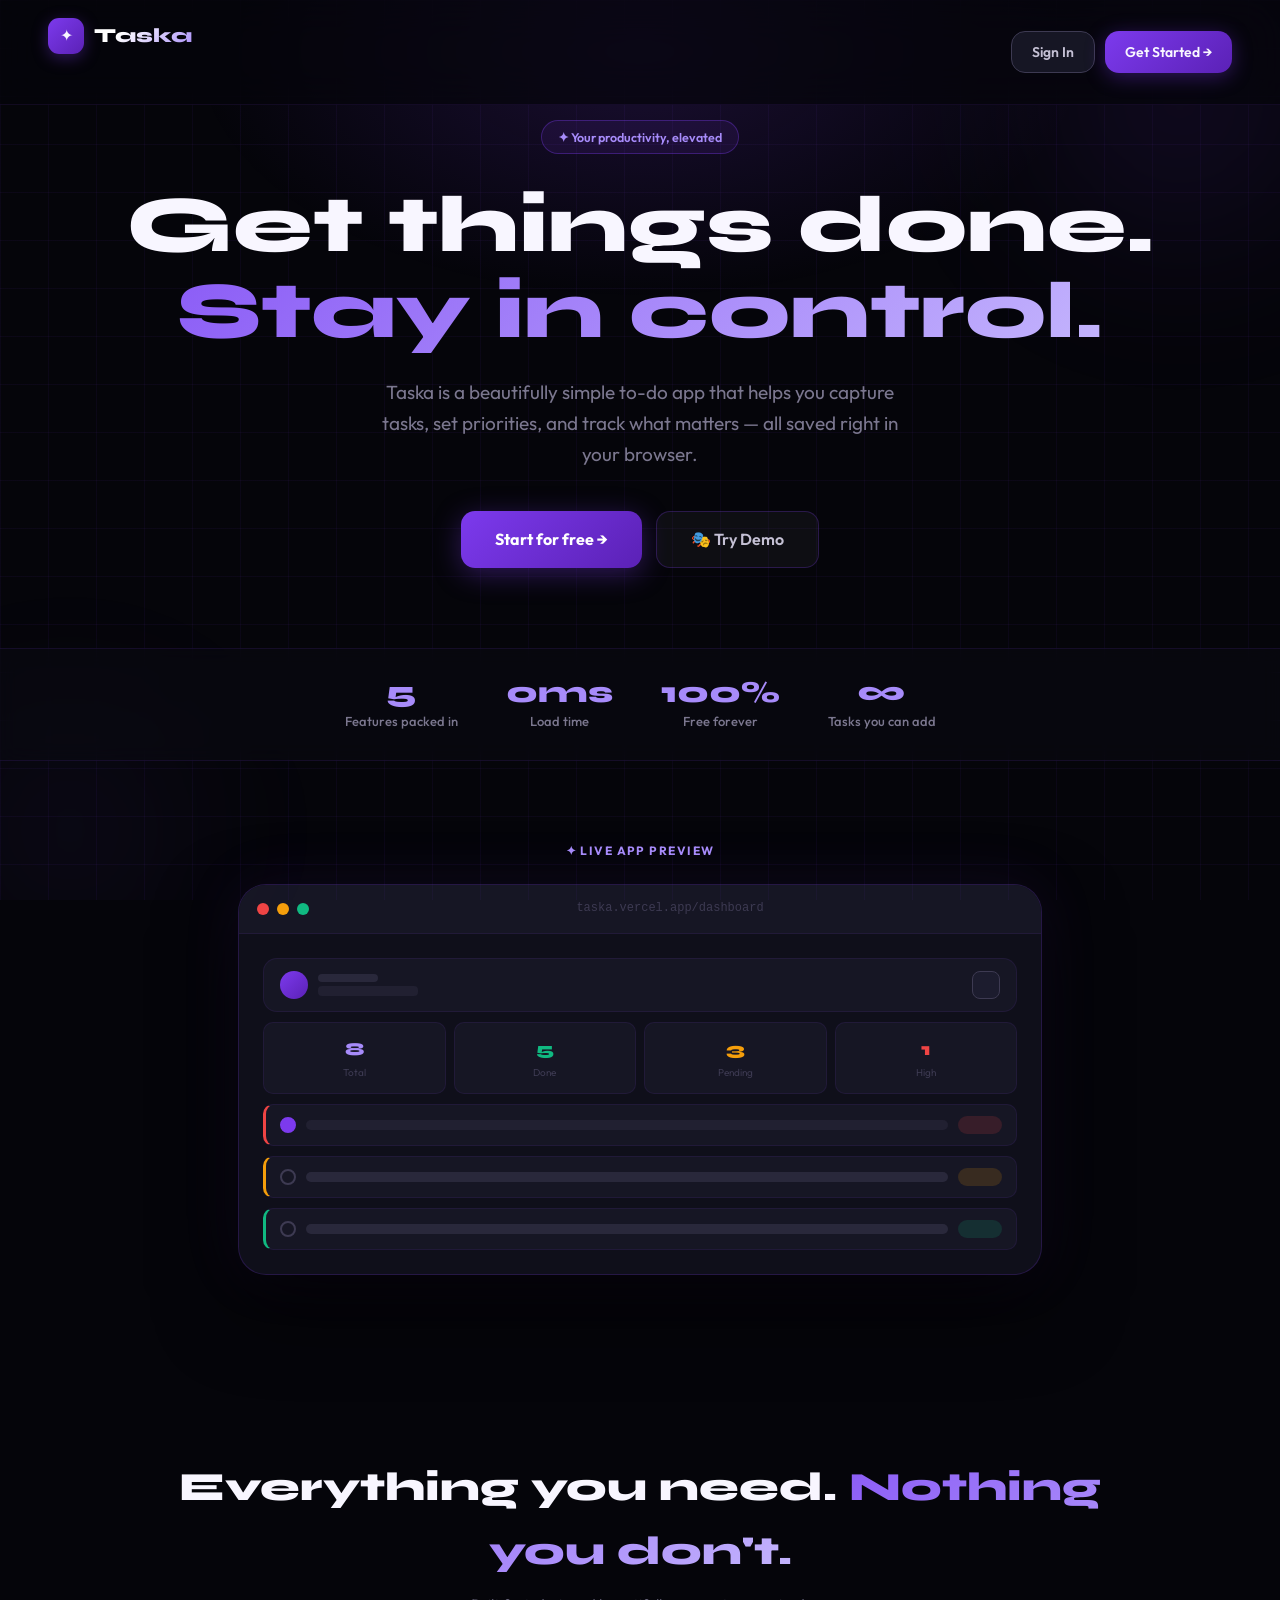
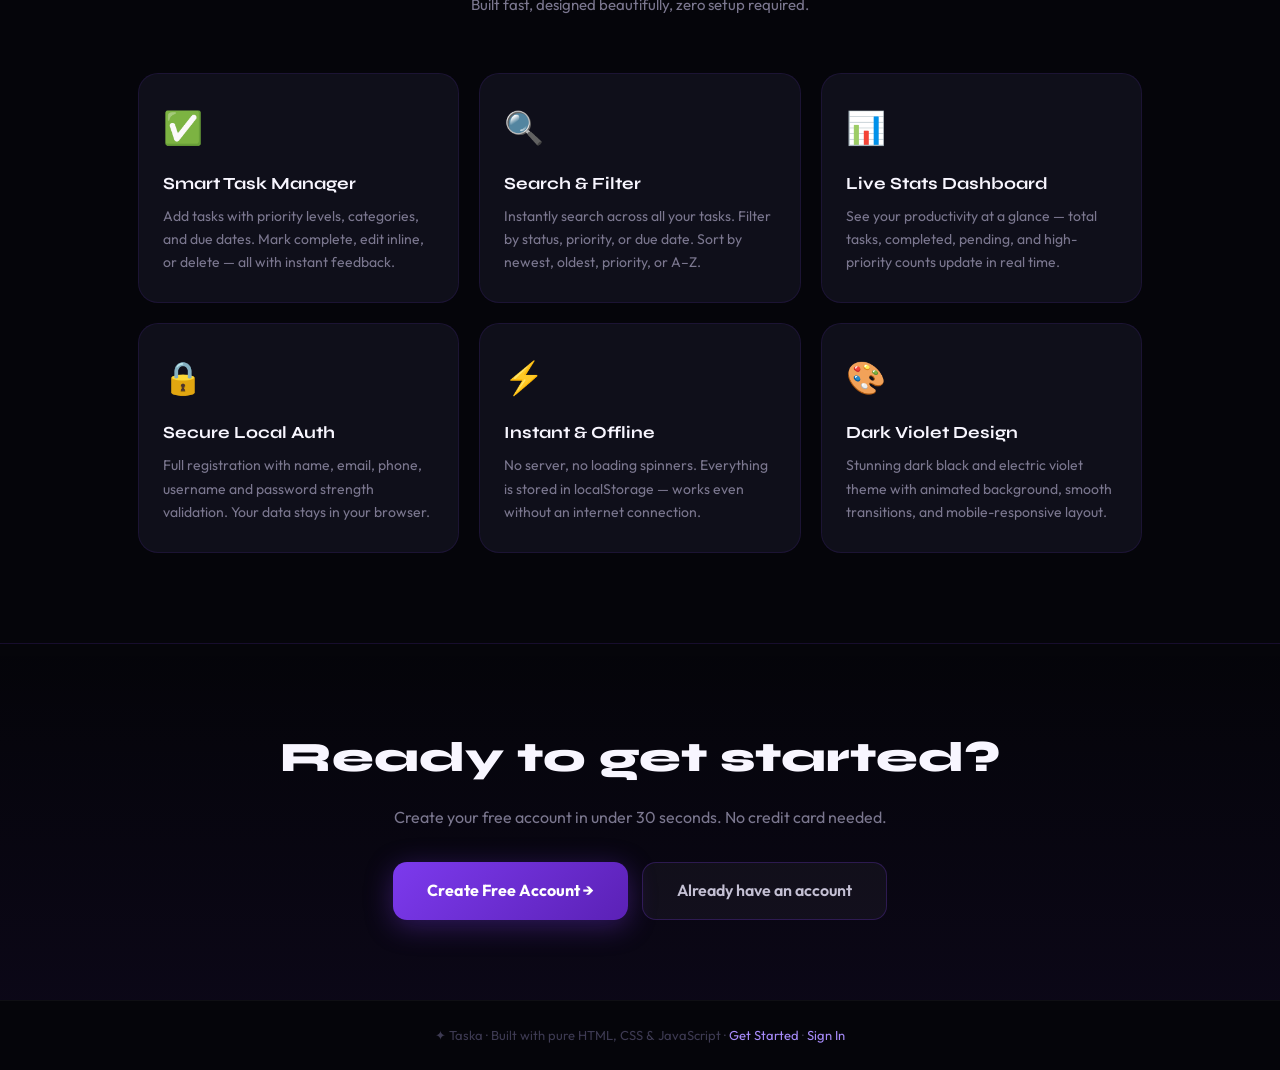
<file: index.html>
<!DOCTYPE html>
<html lang="en">
<head>
  <meta charset="UTF-8" />
  <meta name="viewport" content="width=device-width, initial-scale=1.0" />
  <title>Taska · Smart To-Do App</title>
  <link rel="stylesheet" href="style.css" />
  <style>
    /* ---- Hero specific ---- */
    .hero-page {
      min-height: 100vh;
      display: flex;
      flex-direction: column;
    }

    /* NAV */
    .nav {
      position: fixed;
      top: 0; left: 0; right: 0;
      z-index: 50;
      display: flex;
      align-items: center;
      justify-content: space-between;
      padding: 18px 48px;
      background: rgba(5,5,10,0.7);
      backdrop-filter: blur(20px);
      border-bottom: 1px solid rgba(124,58,237,0.1);
    }

    .nav-btns { display: flex; gap: 10px; }

    /* HERO */
    .hero {
      flex: 1;
      display: flex;
      flex-direction: column;
      align-items: center;
      justify-content: center;
      text-align: center;
      padding: 120px 24px 80px;
      position: relative;
      z-index: 1;
    }

    .hero-badge {
      display: inline-flex;
      align-items: center;
      gap: 8px;
      padding: 6px 16px;
      border: 1px solid rgba(124,58,237,0.35);
      border-radius: 999px;
      background: rgba(124,58,237,0.1);
      font-size: 12.5px;
      font-weight: 600;
      color: var(--violet-3);
      margin-bottom: 28px;
      animation: fadeUp 0.5s ease both;
    }

    .hero-title {
      font-family: 'Syne', sans-serif;
      font-size: clamp(42px, 7vw, 80px);
      font-weight: 800;
      line-height: 1.08;
      color: var(--white);
      margin-bottom: 22px;
      animation: fadeUp 0.55s ease 0.1s both;
    }

    .hero-title span {
      background: linear-gradient(135deg, var(--violet-2), var(--violet-4));
      -webkit-background-clip: text;
      -webkit-text-fill-color: transparent;
      background-clip: text;
    }

    .hero-sub {
      font-size: clamp(15px, 2vw, 19px);
      color: var(--grey-2);
      max-width: 520px;
      line-height: 1.65;
      margin-bottom: 40px;
      animation: fadeUp 0.55s ease 0.2s both;
    }

    .hero-cta {
      display: flex;
      gap: 14px;
      justify-content: center;
      flex-wrap: wrap;
      animation: fadeUp 0.55s ease 0.3s both;
    }

    .btn-hero-primary {
      padding: 15px 34px;
      font-size: 16px;
      background: linear-gradient(135deg, var(--violet), #5b21b6);
      box-shadow: 0 6px 28px var(--violet-glow);
      border-radius: var(--radius);
      color: white;
      font-family: 'Outfit', sans-serif;
      font-weight: 700;
      border: none;
      cursor: pointer;
      text-decoration: none;
      display: inline-flex;
      align-items: center;
      gap: 8px;
      transition: all 0.2s ease;
    }

    .btn-hero-primary:hover {
      transform: translateY(-2px);
      box-shadow: 0 10px 36px var(--violet-glow);
    }

    .btn-hero-ghost {
      padding: 15px 34px;
      font-size: 16px;
      background: rgba(255,255,255,0.04);
      border: 1px solid rgba(124,58,237,0.25);
      border-radius: var(--radius);
      color: var(--grey-1);
      font-family: 'Outfit', sans-serif;
      font-weight: 600;
      cursor: pointer;
      text-decoration: none;
      display: inline-flex;
      align-items: center;
      gap: 8px;
      transition: all 0.2s ease;
    }

    .btn-hero-ghost:hover {
      background: var(--violet-soft);
      border-color: var(--violet);
      color: var(--violet-3);
      transform: translateY(-2px);
    }

    /* STATS STRIP */
    .stats-strip {
      display: flex;
      justify-content: center;
      gap: 48px;
      padding: 28px 24px;
      border-top: 1px solid rgba(124,58,237,0.12);
      border-bottom: 1px solid rgba(124,58,237,0.12);
      background: rgba(10,10,18,0.5);
      backdrop-filter: blur(10px);
      animation: fadeUp 0.55s ease 0.45s both;
      flex-wrap: wrap;
    }

    .strip-stat { text-align: center; }

    .strip-num {
      font-family: 'Syne', sans-serif;
      font-size: 30px;
      font-weight: 800;
      color: var(--violet-3);
      line-height: 1;
      margin-bottom: 4px;
    }

    .strip-lbl { font-size: 13px; color: var(--grey-2); font-weight: 500; }

    /* FEATURES */
    .features {
      padding: 90px 48px;
      max-width: 1100px;
      margin: 0 auto;
      width: 100%;
      animation: fadeUp 0.6s ease 0.55s both;
    }

    .features-title {
      font-family: 'Syne', sans-serif;
      font-size: clamp(26px, 4vw, 40px);
      font-weight: 800;
      text-align: center;
      margin-bottom: 10px;
    }

    .features-sub {
      text-align: center;
      color: var(--grey-2);
      font-size: 15px;
      margin-bottom: 56px;
    }

    .features-grid {
      display: grid;
      grid-template-columns: repeat(3, 1fr);
      gap: 20px;
    }

    .feat-card {
      background: var(--black-3);
      border: 1px solid rgba(124,58,237,0.12);
      border-radius: var(--radius-lg);
      padding: 28px 24px;
      transition: all 0.2s ease;
      position: relative;
      overflow: hidden;
    }

    .feat-card::after {
      content: '';
      position: absolute;
      bottom: 0; left: 0; right: 0;
      height: 2px;
      background: linear-gradient(90deg, var(--violet), transparent);
      opacity: 0;
      transition: opacity 0.2s;
    }

    .feat-card:hover {
      transform: translateY(-4px);
      border-color: rgba(124,58,237,0.3);
      box-shadow: 0 12px 32px rgba(124,58,237,0.15);
    }

    .feat-card:hover::after { opacity: 1; }

    .feat-icon {
      font-size: 32px;
      margin-bottom: 16px;
      display: block;
    }

    .feat-title {
      font-family: 'Syne', sans-serif;
      font-size: 17px;
      font-weight: 700;
      margin-bottom: 8px;
    }

    .feat-desc {
      font-size: 14px;
      color: var(--grey-2);
      line-height: 1.65;
    }

    /* APP PREVIEW */
    .preview-section {
      padding: 0 48px 90px;
      max-width: 900px;
      margin: 0 auto;
      width: 100%;
    }

    .preview-label {
      text-align: center;
      font-size: 12px;
      font-weight: 700;
      letter-spacing: 0.12em;
      text-transform: uppercase;
      color: var(--violet-3);
      margin-bottom: 24px;
    }

    .preview-window {
      background: var(--black-3);
      border: 1px solid rgba(124,58,237,0.2);
      border-radius: var(--radius-xl);
      box-shadow: 0 32px 80px rgba(0,0,0,0.7), 0 0 60px rgba(124,58,237,0.1);
      overflow: hidden;
    }

    .preview-titlebar {
      display: flex;
      align-items: center;
      gap: 8px;
      padding: 14px 18px;
      background: var(--black-4);
      border-bottom: 1px solid rgba(124,58,237,0.1);
    }

    .preview-dot {
      width: 12px; height: 12px;
      border-radius: 50%;
    }

    .preview-url {
      flex: 1;
      text-align: center;
      font-size: 12px;
      color: var(--grey-3);
      font-family: monospace;
    }

    .preview-body {
      padding: 24px;
      display: flex;
      flex-direction: column;
      gap: 10px;
    }

    .preview-topbar-mini {
      display: flex;
      align-items: center;
      justify-content: space-between;
      background: var(--black-4);
      border: 1px solid rgba(124,58,237,0.1);
      border-radius: var(--radius);
      padding: 12px 16px;
    }

    .preview-avatar-mini {
      width: 28px; height: 28px;
      border-radius: 50%;
      background: linear-gradient(135deg, var(--violet), #5b21b6);
    }

    .preview-stats-mini {
      display: grid;
      grid-template-columns: repeat(4, 1fr);
      gap: 8px;
    }

    .preview-stat-mini {
      background: var(--black-4);
      border: 1px solid rgba(124,58,237,0.1);
      border-radius: 10px;
      padding: 12px;
      text-align: center;
    }

    .psm-num {
      font-family: 'Syne', sans-serif;
      font-size: 18px;
      font-weight: 800;
      color: var(--violet-3);
    }

    .psm-lbl { font-size: 10px; color: var(--grey-3); margin-top: 2px; }

    .preview-task-mini {
      display: flex;
      align-items: center;
      gap: 10px;
      background: var(--black-4);
      border: 1px solid rgba(124,58,237,0.1);
      border-radius: 10px;
      padding: 11px 14px;
    }

    .ptm-dot {
      width: 16px; height: 16px;
      border-radius: 50%;
      border: 2px solid var(--grey-3);
      flex-shrink: 0;
    }

    .ptm-dot.done {
      background: var(--violet);
      border-color: var(--violet);
    }

    .ptm-text {
      flex: 1;
      height: 10px;
      border-radius: 5px;
      background: var(--grey-3);
      opacity: 0.5;
    }

    .ptm-badge {
      height: 18px;
      width: 44px;
      border-radius: 20px;
      background: rgba(124,58,237,0.2);
    }

    /* CTA BOTTOM */
    .cta-bottom {
      text-align: center;
      padding: 80px 24px;
      background: linear-gradient(180deg, transparent, rgba(124,58,237,0.06));
      border-top: 1px solid rgba(124,58,237,0.1);
      animation: fadeUp 0.6s ease 0.6s both;
    }

    .cta-bottom h2 {
      font-family: 'Syne', sans-serif;
      font-size: clamp(26px, 4vw, 42px);
      font-weight: 800;
      margin-bottom: 14px;
    }

    .cta-bottom p {
      color: var(--grey-2);
      font-size: 16px;
      margin-bottom: 32px;
    }

    /* FOOTER */
    footer {
      text-align: center;
      padding: 24px;
      font-size: 13px;
      color: var(--grey-3);
      border-top: 1px solid rgba(255,255,255,0.04);
    }

    footer a { color: var(--violet-3); text-decoration: none; }

    @keyframes fadeUp {
      from { opacity: 0; transform: translateY(18px); }
      to   { opacity: 1; transform: translateY(0); }
    }

    @media (max-width: 768px) {
      .nav { padding: 16px 20px; }
      .features { padding: 60px 20px; }
      .features-grid { grid-template-columns: 1fr; }
      .preview-section { padding: 0 20px 60px; }
      .preview-stats-mini { grid-template-columns: repeat(2, 1fr); }
      .stats-strip { gap: 28px; }
      .cta-bottom { padding: 60px 20px; }
    }

    @media (max-width: 480px) {
      .nav-btns .btn-ghost { display: none; }
    }
  </style>
</head>
<body>

<!-- Background -->
<div class="bg-scene">
  <div class="bg-orb bg-orb-1"></div>
  <div class="bg-orb bg-orb-2"></div>
</div>

<div class="hero-page">

  <!-- ===== NAV ===== -->
  <nav class="nav">
    <div class="logo">
      <div class="logo-mark" style="width:36px;height:36px;font-size:16px">✦</div>
      <span class="logo-text">Taska</span>
    </div>
    <div class="nav-btns">
      <a href="login.html"    class="btn btn-ghost"  style="padding:9px 20px;font-size:14px">Sign In</a>
      <a href="register.html" class="btn btn-primary" style="padding:9px 20px;font-size:14px;width:auto;margin:0">Get Started →</a>
    </div>
  </nav>

  <!-- ===== HERO ===== -->
  <section class="hero">
    <div class="hero-badge">✦ Your productivity, elevated</div>

    <h1 class="hero-title">
      Get things done.<br />
      <span>Stay in control.</span>
    </h1>

    <p class="hero-sub">
      Taska is a beautifully simple to-do app that helps you capture tasks,
      set priorities, and track what matters — all saved right in your browser.
    </p>

    <div class="hero-cta">
      <a href="register.html" class="btn-hero-primary">Start for free →</a>
      <a href="login.html"    class="btn-hero-ghost">🎭 Try Demo</a>
    </div>
  </section>

  <!-- ===== STATS STRIP ===== -->
  <div class="stats-strip">
    <div class="strip-stat">
      <div class="strip-num">5</div>
      <div class="strip-lbl">Features packed in</div>
    </div>
    <div class="strip-stat">
      <div class="strip-num">0ms</div>
      <div class="strip-lbl">Load time</div>
    </div>
    <div class="strip-stat">
      <div class="strip-num">100%</div>
      <div class="strip-lbl">Free forever</div>
    </div>
    <div class="strip-stat">
      <div class="strip-num">∞</div>
      <div class="strip-lbl">Tasks you can add</div>
    </div>
  </div>

  <!-- ===== APP PREVIEW ===== -->
  <section class="preview-section" style="padding-top:80px">
    <div class="preview-label">✦ Live App Preview</div>
    <div class="preview-window">
      <div class="preview-titlebar">
        <div class="preview-dot" style="background:#ef4444"></div>
        <div class="preview-dot" style="background:#f59e0b"></div>
        <div class="preview-dot" style="background:#10b981"></div>
        <div class="preview-url">taska.vercel.app/dashboard</div>
      </div>
      <div class="preview-body">
        <!-- Mini topbar -->
        <div class="preview-topbar-mini">
          <div style="display:flex;align-items:center;gap:10px">
            <div class="preview-avatar-mini"></div>
            <div>
              <div style="height:8px;width:60px;background:var(--grey-3);border-radius:4px;opacity:0.5;margin-bottom:4px"></div>
              <div style="height:10px;width:100px;background:var(--grey-3);border-radius:4px;opacity:0.3"></div>
            </div>
          </div>
          <div style="height:28px;width:28px;border-radius:8px;background:var(--black-5);border:1px solid var(--grey-3)"></div>
        </div>
        <!-- Mini stats -->
        <div class="preview-stats-mini">
          <div class="preview-stat-mini"><div class="psm-num" style="color:var(--violet-3)">8</div><div class="psm-lbl">Total</div></div>
          <div class="preview-stat-mini"><div class="psm-num" style="color:var(--green)">5</div><div class="psm-lbl">Done</div></div>
          <div class="preview-stat-mini"><div class="psm-num" style="color:var(--amber)">3</div><div class="psm-lbl">Pending</div></div>
          <div class="preview-stat-mini"><div class="psm-num" style="color:var(--red)">1</div><div class="psm-lbl">High</div></div>
        </div>
        <!-- Mini tasks -->
        <div class="preview-task-mini" style="border-left:3px solid var(--red)">
          <div class="ptm-dot done"></div>
          <div class="ptm-text" style="opacity:0.3;text-decoration:line-through"></div>
          <div class="ptm-badge" style="background:rgba(239,68,68,0.15)"></div>
        </div>
        <div class="preview-task-mini" style="border-left:3px solid var(--amber)">
          <div class="ptm-dot"></div>
          <div class="ptm-text" style="width:60%"></div>
          <div class="ptm-badge" style="background:rgba(245,158,11,0.15)"></div>
        </div>
        <div class="preview-task-mini" style="border-left:3px solid var(--green)">
          <div class="ptm-dot"></div>
          <div class="ptm-text" style="width:75%"></div>
          <div class="ptm-badge" style="background:rgba(16,185,129,0.15)"></div>
        </div>
      </div>
    </div>
  </section>

  <!-- ===== FEATURES ===== -->
  <section class="features">
    <h2 class="features-title">Everything you need. <span style="background:linear-gradient(135deg,var(--violet-2),var(--violet-4));-webkit-background-clip:text;-webkit-text-fill-color:transparent;background-clip:text">Nothing you don't.</span></h2>
    <p class="features-sub">Built fast, designed beautifully, zero setup required.</p>

    <div class="features-grid">
      <div class="feat-card">
        <span class="feat-icon">✅</span>
        <div class="feat-title">Smart Task Manager</div>
        <div class="feat-desc">Add tasks with priority levels, categories, and due dates. Mark complete, edit inline, or delete — all with instant feedback.</div>
      </div>
      <div class="feat-card">
        <span class="feat-icon">🔍</span>
        <div class="feat-title">Search & Filter</div>
        <div class="feat-desc">Instantly search across all your tasks. Filter by status, priority, or due date. Sort by newest, oldest, priority, or A–Z.</div>
      </div>
      <div class="feat-card">
        <span class="feat-icon">📊</span>
        <div class="feat-title">Live Stats Dashboard</div>
        <div class="feat-desc">See your productivity at a glance — total tasks, completed, pending, and high-priority counts update in real time.</div>
      </div>
      <div class="feat-card">
        <span class="feat-icon">🔒</span>
        <div class="feat-title">Secure Local Auth</div>
        <div class="feat-desc">Full registration with name, email, phone, username and password strength validation. Your data stays in your browser.</div>
      </div>
      <div class="feat-card">
        <span class="feat-icon">⚡</span>
        <div class="feat-title">Instant & Offline</div>
        <div class="feat-desc">No server, no loading spinners. Everything is stored in localStorage — works even without an internet connection.</div>
      </div>
      <div class="feat-card">
        <span class="feat-icon">🎨</span>
        <div class="feat-title">Dark Violet Design</div>
        <div class="feat-desc">Stunning dark black and electric violet theme with animated background, smooth transitions, and mobile-responsive layout.</div>
      </div>
    </div>
  </section>

  <!-- ===== BOTTOM CTA ===== -->
  <section class="cta-bottom">
    <h2>Ready to get started?</h2>
    <p>Create your free account in under 30 seconds. No credit card needed.</p>
    <div style="display:flex;gap:14px;justify-content:center;flex-wrap:wrap">
      <a href="register.html" class="btn-hero-primary">Create Free Account →</a>
      <a href="login.html"    class="btn-hero-ghost">Already have an account</a>
    </div>
  </section>

  <!-- ===== FOOTER ===== -->
  <footer>
    <span>✦ Taska · Built with pure HTML, CSS & JavaScript · </span>
    <a href="register.html">Get Started</a> ·
    <a href="login.html">Sign In</a>
  </footer>

</div>

<script>
  // If already logged in, redirect straight to dashboard
  if (localStorage.getItem('taska_session')) {
    window.location.href = 'dashboard.html';
  }

  // Demo button on hero goes to login with demo
  document.querySelector('.btn-hero-ghost').addEventListener('click', function(e) {
    e.preventDefault();
    window.location.href = 'login.html';
  });
</script>

</body>
</html>
</file>
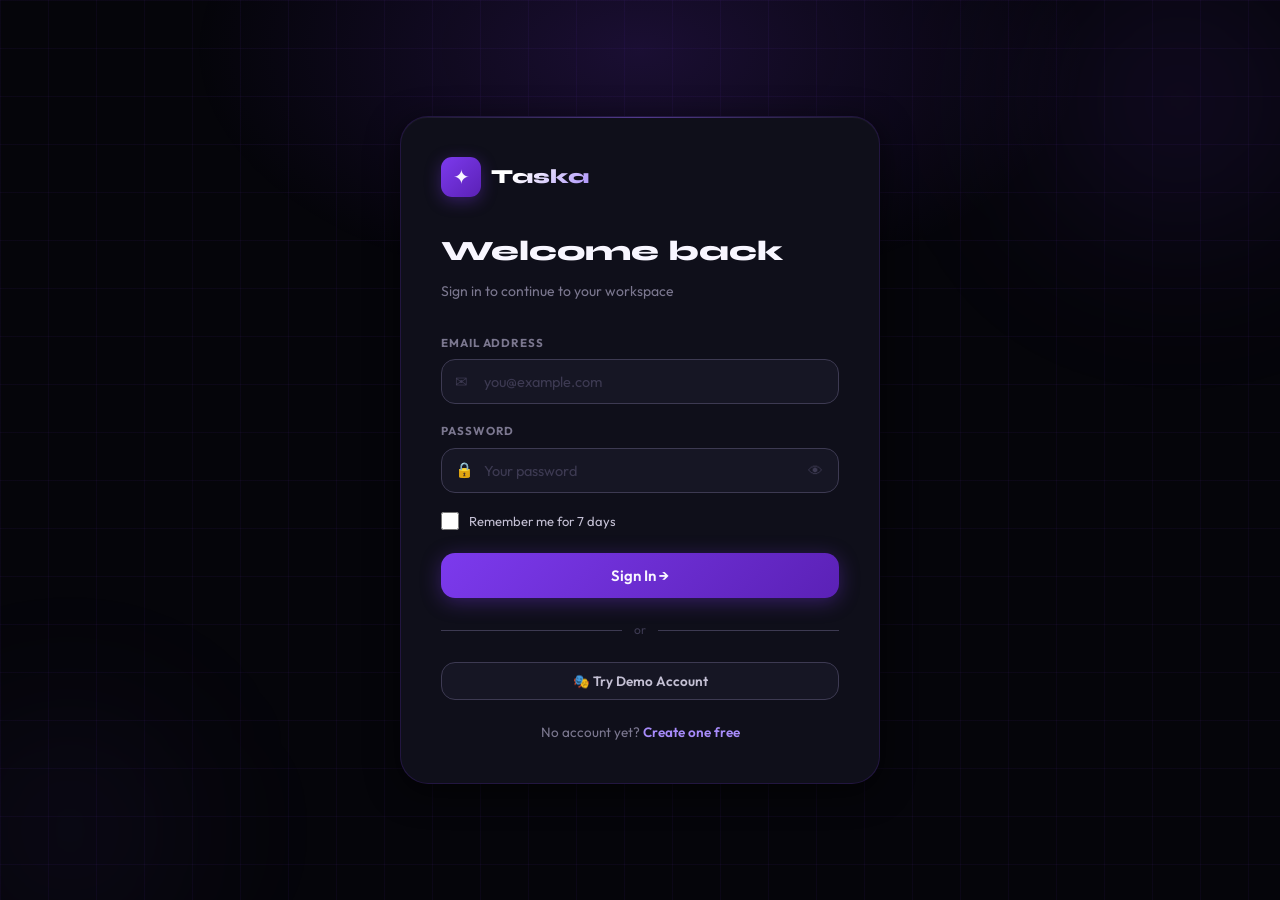
<file: dashboard.html>
<!DOCTYPE html>
<html lang="en">
<head>
  <meta charset="UTF-8" />
  <meta name="viewport" content="width=device-width, initial-scale=1.0" />
  <title>Dashboard · Taska</title>
  <link rel="stylesheet" href="style.css" />
</head>
<body>

<!-- Background -->
<div class="bg-scene">
  <div class="bg-orb bg-orb-1"></div>
  <div class="bg-orb bg-orb-2"></div>
</div>

<div class="page dash-page">
  <div class="dash-layout">

    <!-- ===== TOPBAR ===== -->
    <div class="topbar">
      <div class="topbar-left">
        <div class="logo-mark" style="width:36px;height:36px;font-size:16px">✦</div>
        <div class="topbar-left" style="flex-direction:column;gap:0;align-items:flex-start">
          <div class="topbar-greeting" id="greeting">Good morning</div>
          <div class="topbar-name" id="topbarName">Loading…</div>
        </div>
      </div>
      <div style="display:flex;gap:8px;align-items:center">
        <span style="font-size:12px;color:var(--grey-2)" id="topbarDate"></span>
        <button class="btn-icon" onclick="logout()" title="Logout">🚪</button>
      </div>
    </div>

    <!-- ===== STATS ===== -->
    <div class="stats-row" id="statsRow">
      <div class="stat-card total">
        <div class="stat-num" id="statTotal">0</div>
        <div class="stat-lbl">Total</div>
      </div>
      <div class="stat-card done">
        <div class="stat-num" id="statDone">0</div>
        <div class="stat-lbl">Done</div>
      </div>
      <div class="stat-card pending">
        <div class="stat-num" id="statPending">0</div>
        <div class="stat-lbl">Pending</div>
      </div>
      <div class="stat-card high">
        <div class="stat-num" id="statHigh">0</div>
        <div class="stat-lbl">High Priority</div>
      </div>
    </div>

    <!-- ===== ADD TASK PANEL ===== -->
    <div class="add-panel">
      <div class="add-panel-title">✦ Add New Task</div>

      <div class="add-row">
        <!-- Task text -->
        <div class="input-wrap">
          <span class="input-icon">📝</span>
          <input type="text" id="taskInput" placeholder="What needs to be done?" />
        </div>
        <!-- Category -->
        <select id="taskCategory" class="no-icon" style="padding-left:14px">
          <option value="General">📁 General</option>
          <option value="Work">💼 Work</option>
          <option value="Personal">🏠 Personal</option>
          <option value="Learning">📚 Learning</option>
          <option value="Health">🏋️ Health</option>
          <option value="Finance">💰 Finance</option>
        </select>
        <!-- Priority -->
        <select id="taskPriority" class="no-icon" style="padding-left:14px">
          <option value="Medium">🟡 Medium</option>
          <option value="High">🔴 High</option>
          <option value="Low">🟢 Low</option>
        </select>
        <!-- Due date -->
        <input type="date" id="taskDue" class="no-icon" style="padding-left:14px" />
      </div>

      <div class="add-btn-row">
        <button class="btn btn-ghost btn-sm" onclick="clearAddForm()">Clear</button>
        <button class="btn add-task-btn" onclick="addTask()">+ Add Task</button>
      </div>
    </div>

    <!-- ===== CONTROLS ===== -->
    <div class="controls">
      <!-- Search -->
      <div class="search-wrap">
        <span class="input-icon" style="z-index:1">🔍</span>
        <input
          type="text"
          id="searchInput"
          placeholder="Search tasks…"
          oninput="renderTasks()"
          style="padding-left:42px"
        />
      </div>

      <!-- Filter pills -->
      <div class="filter-pills">
        <div class="pill active" data-filter="all"       onclick="setFilter('all',this)">All</div>
        <div class="pill"        data-filter="pending"   onclick="setFilter('pending',this)">Pending</div>
        <div class="pill"        data-filter="completed" onclick="setFilter('completed',this)">Done</div>
        <div class="pill"        data-filter="high"      onclick="setFilter('high',this)">🔴 High</div>
        <div class="pill"        data-filter="today"     onclick="setFilter('today',this)">📅 Today</div>
      </div>

      <!-- Sort -->
      <select id="sortSelect" class="sort-select no-icon" onchange="renderTasks()">
        <option value="newest">Newest</option>
        <option value="oldest">Oldest</option>
        <option value="priority">Priority</option>
        <option value="due">Due Date</option>
        <option value="az">A → Z</option>
      </select>
    </div>

    <!-- ===== TASK LIST ===== -->
    <div class="task-list" id="taskList"></div>

  </div>
</div>

<!-- Toast -->
<div class="toast-container" id="toastContainer"></div>

<script src="script.js"></script>
<script>
  // ---- Auth guard ----
  const session = JSON.parse(localStorage.getItem('taska_session') || 'null');
  if (!session) window.location.href = 'login.html';

  // ---- Topbar init ----
  document.getElementById('topbarName').textContent = session ? session.name : 'User';

  const hour = new Date().getHours();
  document.getElementById('greeting').textContent =
    hour < 12 ? 'Good morning,' : hour < 17 ? 'Good afternoon,' : 'Good evening,';

  document.getElementById('topbarDate').textContent =
    new Date().toLocaleDateString('en-US', { weekday:'short', month:'short', day:'numeric' });

  // ---- Default due date = today ----
  document.getElementById('taskDue').value = new Date().toISOString().split('T')[0];

  // ---- Enter key to add ----
  document.getElementById('taskInput').addEventListener('keydown', e => {
    if (e.key === 'Enter') addTask();
  });

  // ---- Init ----
  renderTasks();
  updateStats();
</script>
</body>
</html>
</file>
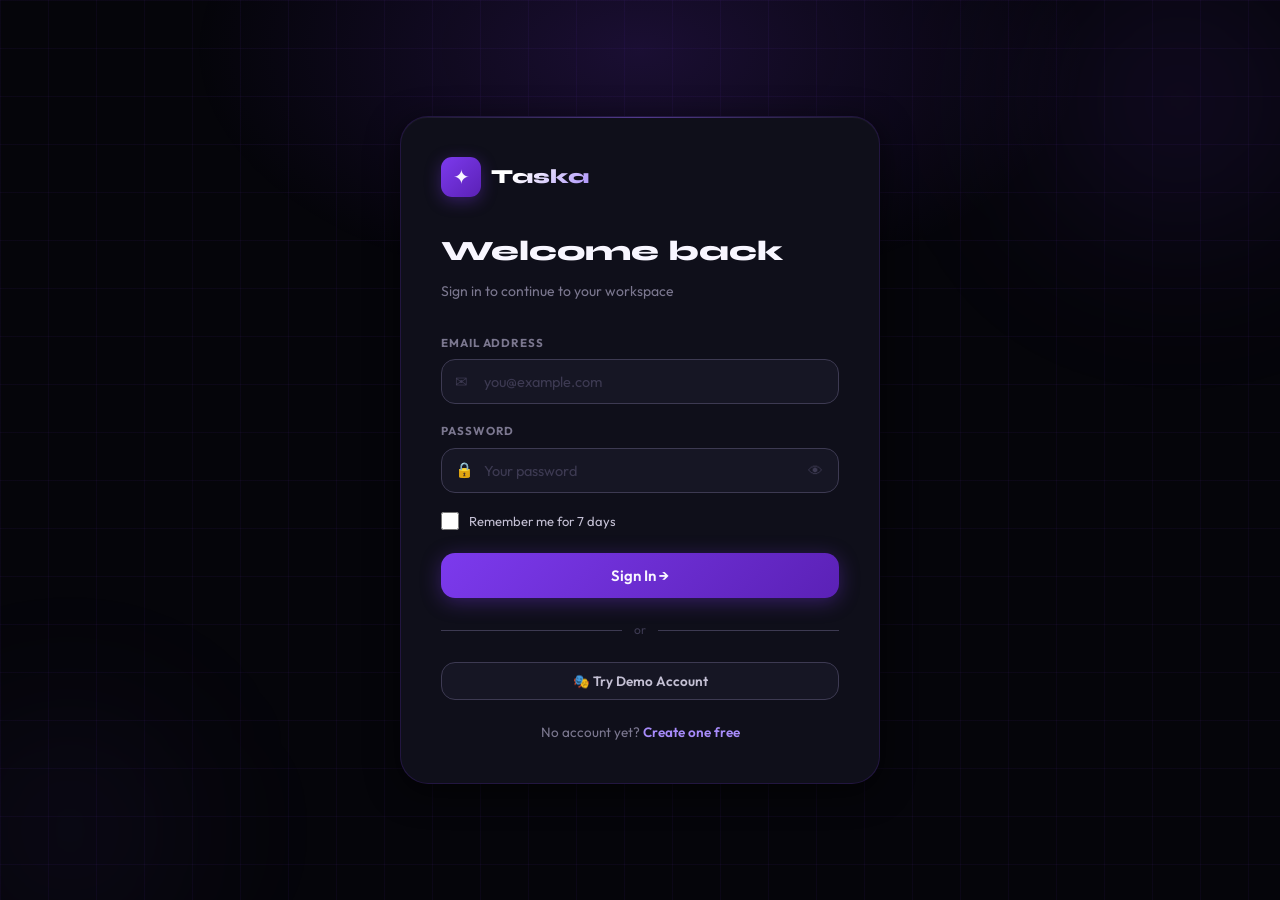
<file: login.html>
<!DOCTYPE html>
<html lang="en">
<head>
  <meta charset="UTF-8" />
  <meta name="viewport" content="width=device-width, initial-scale=1.0" />
  <title>Login · Taska</title>
  <link rel="stylesheet" href="style.css" />
</head>
<body>

<!-- Background -->
<div class="bg-scene">
  <div class="bg-orb bg-orb-1"></div>
  <div class="bg-orb bg-orb-2"></div>
</div>

<div class="page">
  <div class="card auth-card">

    <!-- Logo -->
    <div class="logo">
      <div class="logo-mark">✦</div>
      <span class="logo-text">Taska</span>
    </div>

    <h1 class="page-title">Welcome back</h1>
    <p class="page-sub">Sign in to continue to your workspace</p>

    <!-- Email -->
    <div class="form-group">
      <label for="loginEmail">Email Address</label>
      <div class="input-wrap">
        <span class="input-icon">✉</span>
        <input type="email" id="loginEmail" placeholder="you@example.com" autocomplete="email" />
      </div>
      <div class="err-msg" id="loginEmailErr"></div>
    </div>

    <!-- Password -->
    <div class="form-group">
      <label for="loginPassword">Password</label>
      <div class="input-wrap">
        <span class="input-icon">🔒</span>
        <input type="password" id="loginPassword" placeholder="Your password" autocomplete="current-password" />
        <button class="eye-btn" type="button" onclick="toggleEye('loginPassword',this)" title="Show/hide">👁</button>
      </div>
      <div class="err-msg" id="loginPassErr"></div>
    </div>

    <!-- Remember -->
    <div class="checkbox-row">
      <input type="checkbox" id="rememberMe" />
      <label for="rememberMe">Remember me for 7 days</label>
    </div>

    <button class="btn btn-primary" id="loginBtn" onclick="login()">Sign In →</button>

    <div class="divider"><span>or</span></div>

    <button class="btn btn-ghost" style="width:100%" onclick="demoLogin()">🎭 Try Demo Account</button>

    <p class="auth-footer">
      No account yet? <a href="register.html">Create one free</a>
    </p>

  </div>
</div>

<!-- Toast -->
<div class="toast-container" id="toastContainer"></div>

<script src="script.js"></script>
<script>
  // Redirect if already logged in
  if (localStorage.getItem('taska_session')) window.location.href = 'dashboard.html';

  function login() {
    const email = document.getElementById('loginEmail').value.trim();
    const pass  = document.getElementById('loginPassword').value;
    const btn   = document.getElementById('loginBtn');

    clearErrors();

    let valid = true;
    if (!email)           { showErr('loginEmailErr', 'Email is required');    valid = false; }
    else if (!validEmail(email)) { showErr('loginEmailErr', 'Enter a valid email'); valid = false; }
    if (!pass)            { showErr('loginPassErr',  'Password is required'); valid = false; }
    if (!valid) return;

    btn.textContent = 'Signing in…';
    btn.disabled    = true;

    setTimeout(() => {
      const users = JSON.parse(localStorage.getItem('taska_users') || '[]');
      const user  = users.find(u => u.email === email && u.password === pass);

      if (user) {
        localStorage.setItem('taska_session', JSON.stringify({ id: user.id, name: user.name, email: user.email }));
        toast('Welcome back, ' + user.name + '! 👋', 'success');
        setTimeout(() => window.location.href = 'dashboard.html', 700);
      } else {
        showErr('loginPassErr', 'Incorrect email or password');
        btn.textContent = 'Sign In →';
        btn.disabled    = false;
        shake(btn);
      }
    }, 600);
  }

  function demoLogin() {
    // Create demo user if not exists
    let users = JSON.parse(localStorage.getItem('taska_users') || '[]');
    let demo  = users.find(u => u.email === 'demo@taska.app');
    if (!demo) {
      demo = { id: 'demo', name: 'Demo User', email: 'demo@taska.app', password: 'demo123', phone: '0000000000' };
      users.push(demo);
      localStorage.setItem('taska_users', JSON.stringify(users));
    }
    seedDemoTasks();
    localStorage.setItem('taska_session', JSON.stringify({ id: demo.id, name: demo.name, email: demo.email }));
    window.location.href = 'dashboard.html';
  }

  function seedDemoTasks() {
    if (localStorage.getItem('taska_tasks_demo')) return;
    const today    = new Date().toISOString().split('T')[0];
    const tomorrow = new Date(Date.now() + 86400000).toISOString().split('T')[0];
    const tasks = [
      { id: 1, text: 'Review project proposal', category: 'Work',     priority: 'High',   due: today,     completed: false, createdAt: new Date().toISOString() },
      { id: 2, text: 'Morning standup call',     category: 'Work',     priority: 'Medium', due: today,     completed: true,  createdAt: new Date().toISOString() },
      { id: 3, text: 'Buy groceries',             category: 'Personal', priority: 'Low',    due: tomorrow,  completed: false, createdAt: new Date().toISOString() },
      { id: 4, text: 'Finish UI redesign',        category: 'Work',     priority: 'High',   due: tomorrow,  completed: false, createdAt: new Date().toISOString() },
      { id: 5, text: 'Read 30 pages',             category: 'Learning', priority: 'Low',    due: '',        completed: false, createdAt: new Date().toISOString() },
    ];
    localStorage.setItem('taska_tasks_demo', JSON.stringify(tasks));
  }

  function shake(el) {
    el.style.animation = 'none';
    el.offsetHeight;
    el.style.animation = 'shake 0.4s ease';
    setTimeout(() => el.style.animation = '', 400);
  }

  // Inject shake keyframe
  const s = document.createElement('style');
  s.textContent = `@keyframes shake { 0%,100%{transform:translateX(0)} 25%{transform:translateX(-8px)} 75%{transform:translateX(8px)} }`;
  document.head.appendChild(s);
</script>
</body>
</html>
</file>
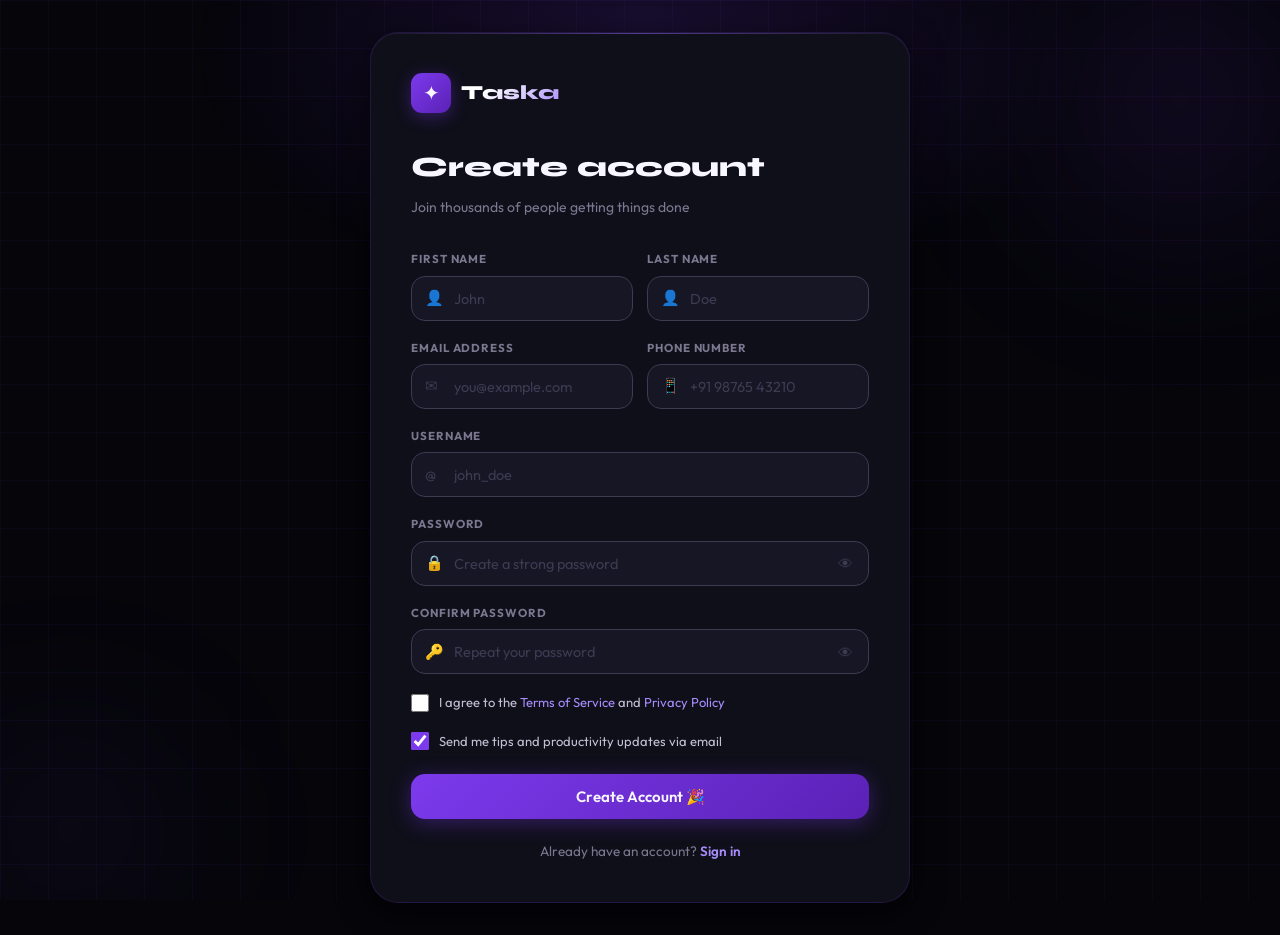
<file: register.html>
<!DOCTYPE html>
<html lang="en">
<head>
  <meta charset="UTF-8" />
  <meta name="viewport" content="width=device-width, initial-scale=1.0" />
  <title>Register · Taska</title>
  <link rel="stylesheet" href="style.css" />
</head>
<body>

<!-- Background -->
<div class="bg-scene">
  <div class="bg-orb bg-orb-1"></div>
  <div class="bg-orb bg-orb-2"></div>
</div>

<div class="page">
  <div class="card auth-card" style="max-width:540px">

    <!-- Logo -->
    <div class="logo">
      <div class="logo-mark">✦</div>
      <span class="logo-text">Taska</span>
    </div>

    <h1 class="page-title">Create account</h1>
    <p class="page-sub">Join thousands of people getting things done</p>

    <!-- ---- Row 1: First + Last Name ---- -->
    <div class="form-row">
      <div class="form-group">
        <label for="regFirstName">First Name</label>
        <div class="input-wrap">
          <span class="input-icon">👤</span>
          <input type="text" id="regFirstName" placeholder="John" autocomplete="given-name" />
        </div>
        <div class="err-msg" id="firstNameErr"></div>
      </div>

      <div class="form-group">
        <label for="regLastName">Last Name</label>
        <div class="input-wrap">
          <span class="input-icon">👤</span>
          <input type="text" id="regLastName" placeholder="Doe" autocomplete="family-name" />
        </div>
        <div class="err-msg" id="lastNameErr"></div>
      </div>
    </div>

    <!-- ---- Row 2: Email + Phone ---- -->
    <div class="form-row">
      <div class="form-group">
        <label for="regEmail">Email Address</label>
        <div class="input-wrap">
          <span class="input-icon">✉</span>
          <input type="email" id="regEmail" placeholder="you@example.com" autocomplete="email" />
        </div>
        <div class="err-msg" id="regEmailErr"></div>
      </div>

      <div class="form-group">
        <label for="regPhone">Phone Number</label>
        <div class="input-wrap">
          <span class="input-icon">📱</span>
          <input type="tel" id="regPhone" placeholder="+91 98765 43210" autocomplete="tel" />
        </div>
        <div class="err-msg" id="regPhoneErr"></div>
      </div>
    </div>

    <!-- ---- Username ---- -->
    <div class="form-group">
      <label for="regUsername">Username</label>
      <div class="input-wrap">
        <span class="input-icon">@</span>
        <input type="text" id="regUsername" placeholder="john_doe" autocomplete="username" />
      </div>
      <div class="err-msg" id="regUsernameErr"></div>
    </div>

    <!-- ---- Password ---- -->
    <div class="form-group">
      <label for="regPassword">Password</label>
      <div class="input-wrap">
        <span class="input-icon">🔒</span>
        <input type="password" id="regPassword" placeholder="Create a strong password" autocomplete="new-password" oninput="checkStrength(this.value)" />
        <button class="eye-btn" type="button" onclick="toggleEye('regPassword',this)">👁</button>
      </div>

      <!-- Strength meter -->
      <div class="strength-wrap" id="strengthWrap" style="display:none">
        <div class="strength-bars">
          <div class="strength-bar" id="sb1"></div>
          <div class="strength-bar" id="sb2"></div>
          <div class="strength-bar" id="sb3"></div>
          <div class="strength-bar" id="sb4"></div>
        </div>
        <span class="strength-label" id="strengthLabel"></span>
      </div>
      <div class="err-msg" id="regPassErr"></div>
    </div>

    <!-- ---- Confirm Password ---- -->
    <div class="form-group">
      <label for="regConfirm">Confirm Password</label>
      <div class="input-wrap">
        <span class="input-icon">🔑</span>
        <input type="password" id="regConfirm" placeholder="Repeat your password" autocomplete="new-password" />
        <button class="eye-btn" type="button" onclick="toggleEye('regConfirm',this)">👁</button>
      </div>
      <div class="err-msg" id="regConfirmErr"></div>
    </div>

    <!-- ---- Terms ---- -->
    <div class="checkbox-row">
      <input type="checkbox" id="agreeTerms" />
      <label for="agreeTerms">
        I agree to the <a href="#">Terms of Service</a> and <a href="#">Privacy Policy</a>
      </label>
    </div>
    <div class="err-msg" id="termsErr" style="margin-top:-12px;margin-bottom:14px"></div>

    <div class="checkbox-row">
      <input type="checkbox" id="newsletter" checked />
      <label for="newsletter">Send me tips and productivity updates via email</label>
    </div>

    <button class="btn btn-primary" id="regBtn" onclick="register()">Create Account 🎉</button>

    <p class="auth-footer">
      Already have an account? <a href="login.html">Sign in</a>
    </p>

  </div>
</div>

<!-- Toast -->
<div class="toast-container" id="toastContainer"></div>

<script src="script.js"></script>
<script>
  // Redirect if already logged in
  if (localStorage.getItem('taska_session')) window.location.href = 'dashboard.html';

  function checkStrength(pass) {
    const wrap = document.getElementById('strengthWrap');
    if (!pass) { wrap.style.display = 'none'; return; }
    wrap.style.display = 'block';

    let score = 0;
    if (pass.length >= 6)                   score++;
    if (pass.length >= 10)                  score++;
    if (/[A-Z]/.test(pass))                 score++;
    if (/[0-9]/.test(pass))                 score++;
    if (/[^A-Za-z0-9]/.test(pass))          score++;

    const bars  = [document.getElementById('sb1'), document.getElementById('sb2'),
                   document.getElementById('sb3'), document.getElementById('sb4')];
    const label = document.getElementById('strengthLabel');

    // Reset
    bars.forEach(b => b.className = 'strength-bar');

    const levels = [
      { min: 0, cls: 'weak',   txt: 'Weak',        fill: 1 },
      { min: 2, cls: 'fair',   txt: 'Fair',        fill: 2 },
      { min: 3, cls: 'good',   txt: 'Good',        fill: 3 },
      { min: 5, cls: 'strong', txt: 'Strong 💪', fill: 4 },
    ];

    let lvl = levels[0];
    levels.forEach(l => { if (score >= l.min) lvl = l; });

    for (let i = 0; i < lvl.fill; i++) bars[i].classList.add(lvl.cls);
    label.textContent  = lvl.txt;
    label.className    = 'strength-label ' + lvl.cls;
  }

  function register() {
    const firstName = document.getElementById('regFirstName').value.trim();
    const lastName  = document.getElementById('regLastName').value.trim();
    const email     = document.getElementById('regEmail').value.trim();
    const phone     = document.getElementById('regPhone').value.trim();
    const username  = document.getElementById('regUsername').value.trim();
    const pass      = document.getElementById('regPassword').value;
    const confirm   = document.getElementById('regConfirm').value;
    const agreed    = document.getElementById('agreeTerms').checked;
    const btn       = document.getElementById('regBtn');

    clearErrors();
    let valid = true;

    if (!firstName) { showErr('firstNameErr',   'First name is required');         valid = false; }
    if (!lastName)  { showErr('lastNameErr',    'Last name is required');           valid = false; }

    if (!email)              { showErr('regEmailErr',    'Email is required');          valid = false; }
    else if (!validEmail(email)) { showErr('regEmailErr', 'Enter a valid email address'); valid = false; }

    if (phone && !/^[+\d\s\-()]{7,15}$/.test(phone)) {
      showErr('regPhoneErr', 'Enter a valid phone number'); valid = false;
    }

    if (!username)           { showErr('regUsernameErr', 'Username is required');       valid = false; }
    else if (username.length < 3) { showErr('regUsernameErr', 'Username must be 3+ characters'); valid = false; }
    else if (!/^[a-zA-Z0-9_]+$/.test(username)) { showErr('regUsernameErr', 'Only letters, numbers, underscores'); valid = false; }

    if (!pass)               { showErr('regPassErr',    'Password is required');        valid = false; }
    else if (pass.length < 6){ showErr('regPassErr',    'Password must be 6+ characters'); valid = false; }

    if (!confirm)            { showErr('regConfirmErr', 'Please confirm your password'); valid = false; }
    else if (pass !== confirm){ showErr('regConfirmErr', 'Passwords do not match');       valid = false; }

    if (!agreed) { showErr('termsErr', '⚠️ You must agree to the Terms of Service'); valid = false; }

    if (!valid) return;

    // Check duplicate email
    const users = JSON.parse(localStorage.getItem('taska_users') || '[]');
    if (users.find(u => u.email === email)) {
      showErr('regEmailErr', 'An account with this email already exists');
      return;
    }
    if (users.find(u => u.username === username)) {
      showErr('regUsernameErr', 'Username is already taken');
      return;
    }

    btn.textContent = 'Creating account…';
    btn.disabled    = true;

    setTimeout(() => {
      const newUser = {
        id:        Date.now(),
        name:      firstName + ' ' + lastName,
        firstName, lastName, email, phone, username,
        password:  pass,
        createdAt: new Date().toISOString(),
        newsletter: document.getElementById('newsletter').checked,
      };

      users.push(newUser);
      localStorage.setItem('taska_users', JSON.stringify(users));
      localStorage.setItem('taska_session', JSON.stringify({ id: newUser.id, name: newUser.name, email: newUser.email }));

      toast('Account created! Redirecting… 🎉', 'success');
      setTimeout(() => window.location.href = 'dashboard.html', 900);
    }, 700);
  }
</script>
</body>
</html>
</file>
<file: style.css>
/* ============================================
   Dark Black × Electric Violet — Todo App
   Font: Syne (display) + Outfit (body)
   ============================================ */

@import url('https://fonts.googleapis.com/css2?family=Syne:wght@600;700;800&family=Outfit:wght@300;400;500;600;700&display=swap');

/* ---- Variables ---- */
:root {
  --black:        #05050a;
  --black-2:      #0a0a12;
  --black-3:      #0f0f1a;
  --black-4:      #161624;
  --black-5:      #1c1c2e;

  --violet:       #7c3aed;
  --violet-2:     #8b5cf6;
  --violet-3:     #a78bfa;
  --violet-4:     #c4b5fd;
  --violet-glow:  rgba(124,58,237,0.35);
  --violet-soft:  rgba(124,58,237,0.12);

  --white:        #f8f6ff;
  --grey-1:       #c4c0d4;
  --grey-2:       #7b778f;
  --grey-3:       #3d3a52;

  --green:        #10b981;
  --green-soft:   rgba(16,185,129,0.15);
  --amber:        #f59e0b;
  --amber-soft:   rgba(245,158,11,0.15);
  --red:          #ef4444;
  --red-soft:     rgba(239,68,68,0.15);

  --radius:       14px;
  --radius-lg:    20px;
  --radius-xl:    28px;
  --radius-pill:  999px;

  --ease:         cubic-bezier(0.4,0,0.2,1);
  --fast:         0.18s;
  --med:          0.28s;

  --shadow:       0 8px 32px rgba(0,0,0,0.6);
  --shadow-v:     0 8px 32px rgba(124,58,237,0.25);
}

/* ---- Reset ---- */
*, *::before, *::after { box-sizing: border-box; margin: 0; padding: 0; }

html { scroll-behavior: smooth; }

body {
  font-family: 'Outfit', sans-serif;
  background: var(--black);
  color: var(--white);
  min-height: 100vh;
  line-height: 1.6;
  -webkit-font-smoothing: antialiased;
}

/* ---- Scrollbar ---- */
::-webkit-scrollbar { width: 4px; }
::-webkit-scrollbar-track { background: var(--black-2); }
::-webkit-scrollbar-thumb { background: var(--violet); border-radius: 4px; }

/* ============================================
   BACKGROUND — Geometric grid + glow
   ============================================ */
.bg-scene {
  position: fixed;
  inset: 0;
  pointer-events: none;
  z-index: 0;
  overflow: hidden;
}

.bg-scene::before {
  content: '';
  position: absolute;
  inset: 0;
  background-image:
    linear-gradient(rgba(124,58,237,0.06) 1px, transparent 1px),
    linear-gradient(90deg, rgba(124,58,237,0.06) 1px, transparent 1px);
  background-size: 48px 48px;
}

.bg-scene::after {
  content: '';
  position: absolute;
  top: -200px;
  left: 50%;
  transform: translateX(-50%);
  width: 900px;
  height: 500px;
  background: radial-gradient(ellipse, rgba(124,58,237,0.18) 0%, transparent 70%);
  animation: pulseGlow 6s ease-in-out infinite alternate;
}

.bg-orb {
  position: absolute;
  border-radius: 50%;
  filter: blur(80px);
  animation: drift 12s ease-in-out infinite alternate;
}

.bg-orb-1 {
  width: 400px; height: 400px;
  top: -100px; right: -100px;
  background: radial-gradient(circle, rgba(124,58,237,0.15), transparent 70%);
  animation-delay: 0s;
}

.bg-orb-2 {
  width: 300px; height: 300px;
  bottom: -80px; left: -80px;
  background: radial-gradient(circle, rgba(139,92,246,0.1), transparent 70%);
  animation-delay: -4s;
}

@keyframes pulseGlow {
  from { opacity: 0.6; transform: translateX(-50%) scale(1); }
  to   { opacity: 1;   transform: translateX(-50%) scale(1.1); }
}

@keyframes drift {
  from { transform: translate(0, 0); }
  to   { transform: translate(30px, 20px); }
}

/* ============================================
   PAGE WRAPPER
   ============================================ */
.page {
  position: relative;
  z-index: 1;
  min-height: 100vh;
  display: flex;
  align-items: center;
  justify-content: center;
  padding: 32px 16px;
}

/* ============================================
   CARD
   ============================================ */
.card {
  background: var(--black-3);
  border: 1px solid rgba(124,58,237,0.18);
  border-radius: var(--radius-xl);
  box-shadow: var(--shadow), inset 0 1px 0 rgba(255,255,255,0.04);
  padding: 40px;
  width: 100%;
  animation: cardIn 0.5s var(--ease);
  position: relative;
  overflow: hidden;
}

.card::before {
  content: '';
  position: absolute;
  top: 0; left: 0; right: 0;
  height: 1px;
  background: linear-gradient(90deg, transparent, var(--violet-2), transparent);
  opacity: 0.5;
}

@keyframes cardIn {
  from { opacity: 0; transform: translateY(20px) scale(0.98); }
  to   { opacity: 1; transform: translateY(0) scale(1); }
}

/* ============================================
   AUTH CARDS
   ============================================ */
.auth-card {
  max-width: 480px;
}

/* ---- Logo ---- */
.logo {
  display: flex;
  align-items: center;
  gap: 10px;
  margin-bottom: 32px;
}

.logo-mark {
  width: 40px;
  height: 40px;
  background: linear-gradient(135deg, var(--violet), #5b21b6);
  border-radius: 11px;
  display: flex;
  align-items: center;
  justify-content: center;
  font-size: 20px;
  box-shadow: 0 4px 16px var(--violet-glow);
  flex-shrink: 0;
}

.logo-text {
  font-family: 'Syne', sans-serif;
  font-size: 20px;
  font-weight: 800;
  background: linear-gradient(135deg, #fff 30%, var(--violet-3));
  -webkit-background-clip: text;
  -webkit-text-fill-color: transparent;
  background-clip: text;
}

/* ---- Page heading ---- */
.page-title {
  font-family: 'Syne', sans-serif;
  font-size: 28px;
  font-weight: 800;
  color: var(--white);
  margin-bottom: 6px;
}

.page-sub {
  font-size: 14px;
  color: var(--grey-2);
  margin-bottom: 32px;
}

/* ============================================
   FORM ELEMENTS
   ============================================ */
.form-row {
  display: grid;
  grid-template-columns: 1fr 1fr;
  gap: 14px;
}

.form-group {
  margin-bottom: 18px;
}

.form-group.full { grid-column: 1 / -1; }

label {
  display: block;
  font-size: 11.5px;
  font-weight: 700;
  letter-spacing: 0.08em;
  text-transform: uppercase;
  color: var(--grey-2);
  margin-bottom: 7px;
}

.input-wrap {
  position: relative;
}

.input-icon {
  position: absolute;
  left: 14px;
  top: 50%;
  transform: translateY(-50%);
  font-size: 15px;
  color: var(--grey-3);
  pointer-events: none;
  transition: color var(--fast) var(--ease);
}

.input-wrap:focus-within .input-icon { color: var(--violet-2); }

input[type="text"],
input[type="email"],
input[type="password"],
input[type="tel"],
input[type="date"],
select,
textarea {
  width: 100%;
  background: var(--black-4);
  border: 1px solid var(--grey-3);
  border-radius: var(--radius);
  padding: 12px 14px 12px 42px;
  font-family: 'Outfit', sans-serif;
  font-size: 14.5px;
  color: var(--white);
  outline: none;
  transition: all var(--fast) var(--ease);
  -webkit-appearance: none;
}

input[type="date"] { color-scheme: dark; }

select {
  cursor: pointer;
  background-image: url("data:image/svg+xml,%3Csvg xmlns='http://www.w3.org/2000/svg' width='12' height='12' viewBox='0 0 24 24' fill='none' stroke='%237b778f' stroke-width='2'%3E%3Cpath d='M6 9l6 6 6-6'/%3E%3C/svg%3E");
  background-repeat: no-repeat;
  background-position: right 14px center;
  padding-right: 38px;
}

textarea {
  resize: vertical;
  min-height: 80px;
  padding-top: 12px;
}

input::placeholder, textarea::placeholder { color: var(--grey-3); }

input:focus, select:focus, textarea:focus {
  border-color: var(--violet-2);
  background: var(--black-5);
  box-shadow: 0 0 0 3px var(--violet-soft), 0 0 16px rgba(124,58,237,0.1);
}

/* No icon variant */
.no-icon { padding-left: 14px !important; }

/* Toggle password */
.eye-btn {
  position: absolute;
  right: 12px;
  top: 50%;
  transform: translateY(-50%);
  background: none;
  border: none;
  color: var(--grey-3);
  cursor: pointer;
  font-size: 15px;
  padding: 4px;
  transition: color var(--fast);
}

.eye-btn:hover { color: var(--violet-3); }

/* Error text */
.err-msg {
  font-size: 12px;
  color: var(--red);
  margin-top: 5px;
  display: none;
  animation: slideErr 0.2s var(--ease);
}

.err-msg.show { display: block; }

@keyframes slideErr {
  from { opacity: 0; transform: translateY(-4px); }
  to   { opacity: 1; transform: translateY(0); }
}

/* ---- Password strength ---- */
.strength-wrap { margin-top: 8px; }

.strength-bars {
  display: flex;
  gap: 4px;
  margin-bottom: 4px;
}

.strength-bar {
  flex: 1;
  height: 3px;
  border-radius: 3px;
  background: var(--grey-3);
  transition: background 0.3s var(--ease);
}

.strength-bar.weak   { background: var(--red); }
.strength-bar.fair   { background: var(--amber); }
.strength-bar.good   { background: #22c55e; }
.strength-bar.strong { background: var(--green); }

.strength-label {
  font-size: 11px;
  font-weight: 600;
  color: var(--grey-2);
}

.strength-label.weak   { color: var(--red); }
.strength-label.fair   { color: var(--amber); }
.strength-label.good   { color: #22c55e; }
.strength-label.strong { color: var(--green); }

/* ---- Checkbox ---- */
.checkbox-row {
  display: flex;
  align-items: center;
  gap: 10px;
  margin-bottom: 18px;
}

.checkbox-row input[type="checkbox"] {
  width: 18px;
  height: 18px;
  padding: 0;
  border-radius: 5px;
  border: 1.5px solid var(--grey-3);
  background: var(--black-4);
  cursor: pointer;
  accent-color: var(--violet);
  flex-shrink: 0;
}

.checkbox-row label {
  font-size: 13px;
  font-weight: 400;
  letter-spacing: 0;
  text-transform: none;
  color: var(--grey-1);
  margin: 0;
  cursor: pointer;
}

.checkbox-row label a { color: var(--violet-3); text-decoration: none; }
.checkbox-row label a:hover { text-decoration: underline; }

/* ============================================
   BUTTONS
   ============================================ */
.btn {
  display: inline-flex;
  align-items: center;
  justify-content: center;
  gap: 8px;
  padding: 13px 24px;
  border-radius: var(--radius);
  font-family: 'Outfit', sans-serif;
  font-size: 15px;
  font-weight: 600;
  border: none;
  cursor: pointer;
  outline: none;
  transition: all var(--fast) var(--ease);
  white-space: nowrap;
  text-decoration: none;
  color: var(--white);
}

.btn-primary {
  background: linear-gradient(135deg, var(--violet), #5b21b6);
  box-shadow: 0 4px 20px var(--violet-glow);
  width: 100%;
  margin-top: 4px;
}

.btn-primary:hover {
  transform: translateY(-2px);
  box-shadow: 0 8px 28px var(--violet-glow);
}

.btn-primary:active { transform: translateY(0); }

.btn-primary:disabled {
  opacity: 0.5;
  cursor: not-allowed;
  transform: none;
}

.btn-ghost {
  background: var(--black-4);
  border: 1px solid var(--grey-3);
  color: var(--grey-1);
  padding: 9px 16px;
  font-size: 13.5px;
}

.btn-ghost:hover {
  border-color: var(--violet);
  color: var(--violet-3);
  background: var(--violet-soft);
}

.btn-icon {
  width: 34px;
  height: 34px;
  padding: 0;
  border-radius: 9px;
  font-size: 14px;
  background: var(--black-4);
  border: 1px solid var(--grey-3);
  color: var(--grey-2);
  cursor: pointer;
  transition: all var(--fast) var(--ease);
  display: inline-flex;
  align-items: center;
  justify-content: center;
}

.btn-icon:hover { border-color: var(--violet); color: var(--violet-3); background: var(--violet-soft); }
.btn-icon.danger:hover { border-color: var(--red); color: var(--red); background: var(--red-soft); }
.btn-icon.success:hover { border-color: var(--green); color: var(--green); background: var(--green-soft); }

/* ============================================
   FOOTER LINK
   ============================================ */
.auth-footer {
  text-align: center;
  margin-top: 22px;
  font-size: 13.5px;
  color: var(--grey-2);
}

.auth-footer a {
  color: var(--violet-3);
  font-weight: 600;
  text-decoration: none;
  transition: color var(--fast);
}

.auth-footer a:hover { color: var(--white); }

/* ============================================
   DIVIDER
   ============================================ */
.divider {
  display: flex;
  align-items: center;
  gap: 12px;
  margin: 22px 0;
}

.divider span { font-size: 12px; color: var(--grey-3); flex-shrink: 0; }

.divider::before, .divider::after {
  content: '';
  flex: 1;
  height: 1px;
  background: var(--grey-3);
}

/* ============================================
   DASHBOARD LAYOUT
   ============================================ */
.dash-page {
  align-items: flex-start;
  padding: 0;
}

.dash-layout {
  width: 100%;
  max-width: 860px;
  margin: 0 auto;
  padding: 32px 20px;
}

/* ---- Topbar ---- */
.topbar {
  display: flex;
  align-items: center;
  justify-content: space-between;
  background: var(--black-3);
  border: 1px solid rgba(124,58,237,0.15);
  border-radius: var(--radius-xl);
  padding: 16px 24px;
  margin-bottom: 28px;
  animation: cardIn 0.4s var(--ease);
}

.topbar-left { display: flex; align-items: center; gap: 14px; }

.topbar-avatar {
  width: 42px;
  height: 42px;
  border-radius: 50%;
  background: linear-gradient(135deg, var(--violet), #5b21b6);
  display: flex;
  align-items: center;
  justify-content: center;
  font-family: 'Syne', sans-serif;
  font-size: 16px;
  font-weight: 800;
  color: white;
  flex-shrink: 0;
  box-shadow: 0 4px 14px var(--violet-glow);
}

.topbar-greeting {
  font-size: 13px;
  color: var(--grey-2);
}

.topbar-name {
  font-family: 'Syne', sans-serif;
  font-size: 17px;
  font-weight: 700;
  color: var(--white);
}

/* ---- Stats Row ---- */
.stats-row {
  display: grid;
  grid-template-columns: repeat(4, 1fr);
  gap: 14px;
  margin-bottom: 24px;
  animation: cardIn 0.45s var(--ease);
}

.stat-card {
  background: var(--black-3);
  border: 1px solid rgba(124,58,237,0.12);
  border-radius: var(--radius-lg);
  padding: 18px;
  text-align: center;
  transition: all var(--fast) var(--ease);
  position: relative;
  overflow: hidden;
}

.stat-card::after {
  content: '';
  position: absolute;
  bottom: 0; left: 0; right: 0;
  height: 2px;
}

.stat-card.total::after  { background: var(--violet-2); }
.stat-card.done::after   { background: var(--green); }
.stat-card.pending::after{ background: var(--amber); }
.stat-card.high::after   { background: var(--red); }

.stat-card:hover {
  transform: translateY(-2px);
  border-color: rgba(124,58,237,0.3);
}

.stat-num {
  font-family: 'Syne', sans-serif;
  font-size: 30px;
  font-weight: 800;
  color: var(--white);
  line-height: 1;
  margin-bottom: 4px;
}

.stat-lbl {
  font-size: 12px;
  font-weight: 600;
  color: var(--grey-2);
  text-transform: uppercase;
  letter-spacing: 0.06em;
}

/* ---- Add Task Panel ---- */
.add-panel {
  background: var(--black-3);
  border: 1px solid rgba(124,58,237,0.15);
  border-radius: var(--radius-xl);
  padding: 24px;
  margin-bottom: 22px;
  animation: cardIn 0.5s var(--ease);
}

.add-panel-title {
  font-family: 'Syne', sans-serif;
  font-size: 16px;
  font-weight: 700;
  margin-bottom: 18px;
  color: var(--white);
  display: flex;
  align-items: center;
  gap: 8px;
}

.add-row {
  display: grid;
  grid-template-columns: 1fr 130px 130px 160px;
  gap: 10px;
  margin-bottom: 12px;
}

.add-btn-row {
  display: flex;
  justify-content: flex-end;
  gap: 10px;
}

.add-task-btn {
  background: linear-gradient(135deg, var(--violet), #5b21b6);
  box-shadow: 0 4px 16px var(--violet-glow);
  padding: 11px 24px;
  font-size: 14px;
  border-radius: var(--radius);
  width: auto;
}

/* ---- Controls ---- */
.controls {
  display: flex;
  align-items: center;
  gap: 10px;
  margin-bottom: 18px;
  flex-wrap: wrap;
}

.search-wrap {
  flex: 1;
  min-width: 180px;
  position: relative;
}

.filter-pills {
  display: flex;
  gap: 6px;
  flex-wrap: wrap;
}

.pill {
  padding: 7px 15px;
  border-radius: var(--radius-pill);
  font-size: 12.5px;
  font-weight: 600;
  cursor: pointer;
  border: 1px solid var(--grey-3);
  background: var(--black-4);
  color: var(--grey-2);
  transition: all var(--fast) var(--ease);
}

.pill:hover, .pill.active {
  background: var(--violet-soft);
  border-color: var(--violet);
  color: var(--violet-3);
}

.sort-select {
  width: auto;
  padding: 9px 36px 9px 12px;
  font-size: 13px;
}

/* ---- Task List ---- */
.task-list {
  display: flex;
  flex-direction: column;
  gap: 8px;
  animation: cardIn 0.55s var(--ease);
}

.task-item {
  background: var(--black-3);
  border: 1px solid rgba(124,58,237,0.1);
  border-radius: var(--radius-lg);
  padding: 16px 18px;
  display: flex;
  align-items: center;
  gap: 14px;
  transition: all var(--fast) var(--ease);
  animation: taskIn 0.25s var(--ease);
  position: relative;
  overflow: hidden;
}

.task-item::before {
  content: '';
  position: absolute;
  left: 0; top: 0; bottom: 0;
  width: 3px;
}

.task-item.pri-high::before   { background: var(--red); }
.task-item.pri-medium::before { background: var(--amber); }
.task-item.pri-low::before    { background: var(--green); }

@keyframes taskIn {
  from { opacity: 0; transform: translateX(-8px); }
  to   { opacity: 1; transform: translateX(0); }
}

.task-item:hover {
  border-color: rgba(124,58,237,0.3);
  background: var(--black-4);
  transform: translateX(2px);
}

.task-item.completed {
  opacity: 0.55;
}

/* Custom checkbox */
.task-check {
  width: 22px;
  height: 22px;
  border-radius: 50%;
  border: 2px solid var(--grey-3);
  flex-shrink: 0;
  cursor: pointer;
  display: flex;
  align-items: center;
  justify-content: center;
  font-size: 11px;
  color: transparent;
  background: transparent;
  transition: all var(--fast) var(--ease);
}

.task-check:hover { border-color: var(--violet-2); }

.task-item.completed .task-check {
  background: var(--violet);
  border-color: var(--violet);
  color: white;
}

.task-body { flex: 1; min-width: 0; }

.task-text {
  font-size: 15px;
  font-weight: 500;
  color: var(--white);
  white-space: nowrap;
  overflow: hidden;
  text-overflow: ellipsis;
  transition: color var(--fast);
}

.task-item.completed .task-text {
  text-decoration: line-through;
  color: var(--grey-2);
}

.task-meta {
  display: flex;
  align-items: center;
  gap: 8px;
  margin-top: 5px;
  flex-wrap: wrap;
}

.task-cat {
  font-size: 10.5px;
  font-weight: 700;
  padding: 2px 9px;
  border-radius: var(--radius-pill);
  background: var(--violet-soft);
  color: var(--violet-3);
  text-transform: uppercase;
  letter-spacing: 0.06em;
}

.task-date {
  font-size: 11.5px;
  color: var(--grey-2);
  display: flex;
  align-items: center;
  gap: 4px;
}

.task-date.overdue { color: var(--red); font-weight: 600; }

.pri-badge {
  font-size: 10px;
  font-weight: 700;
  padding: 2px 8px;
  border-radius: var(--radius-pill);
  text-transform: uppercase;
  letter-spacing: 0.06em;
}

.pri-badge.high   { background: var(--red-soft);   color: var(--red); }
.pri-badge.medium { background: var(--amber-soft);  color: var(--amber); }
.pri-badge.low    { background: var(--green-soft);  color: var(--green); }

.task-actions {
  display: flex;
  gap: 6px;
  flex-shrink: 0;
  opacity: 0;
  transition: opacity var(--fast);
}

.task-item:hover .task-actions { opacity: 1; }

/* ---- Empty State ---- */
.empty-state {
  text-align: center;
  padding: 52px 24px;
  animation: cardIn 0.3s var(--ease);
}

.empty-icon {
  font-size: 52px;
  margin-bottom: 14px;
  opacity: 0.35;
}

.empty-title {
  font-family: 'Syne', sans-serif;
  font-size: 17px;
  font-weight: 700;
  color: var(--grey-2);
  margin-bottom: 5px;
}

.empty-sub { font-size: 13px; color: var(--grey-3); }

/* ---- Edit inline ---- */
.task-edit-input {
  flex: 1;
  background: var(--black-5);
  border: 1px solid var(--violet-2);
  border-radius: 8px;
  padding: 6px 12px;
  font-family: 'Outfit', sans-serif;
  font-size: 14.5px;
  color: var(--white);
  outline: none;
  box-shadow: 0 0 0 2px var(--violet-soft);
}

/* ============================================
   TOAST
   ============================================ */
.toast-container {
  position: fixed;
  bottom: 24px;
  right: 24px;
  z-index: 1000;
  display: flex;
  flex-direction: column;
  gap: 10px;
}

.toast {
  display: flex;
  align-items: center;
  gap: 12px;
  padding: 14px 18px;
  background: var(--black-4);
  border: 1px solid var(--grey-3);
  border-radius: var(--radius-lg);
  box-shadow: 0 8px 32px rgba(0,0,0,0.5);
  min-width: 260px;
  animation: toastIn 0.3s var(--ease);
  font-size: 14px;
  font-weight: 500;
  color: var(--white);
}

.toast.success { border-color: rgba(16,185,129,0.4); }
.toast.error   { border-color: rgba(239,68,68,0.4);  }
.toast.info    { border-color: rgba(124,58,237,0.4); }

.toast-fade { animation: toastOut 0.3s var(--ease) forwards; }

@keyframes toastIn {
  from { opacity: 0; transform: translateX(20px); }
  to   { opacity: 1; transform: translateX(0); }
}

@keyframes toastOut {
  from { opacity: 1; transform: translateX(0); }
  to   { opacity: 0; transform: translateX(20px); }
}

/* ============================================
   RESPONSIVE
   ============================================ */
@media (max-width: 640px) {
  .card { padding: 28px 20px; }
  .form-row { grid-template-columns: 1fr; }
  .add-row  { grid-template-columns: 1fr; }

  .stats-row { grid-template-columns: repeat(2, 1fr); }

  .topbar { padding: 14px 18px; }
  .controls { flex-direction: column; align-items: stretch; }

  .task-actions { opacity: 1; }
}

@media (max-width: 400px) {
  .stats-row { grid-template-columns: 1fr 1fr; }
  .page-title { font-size: 22px; }
}
</file>
